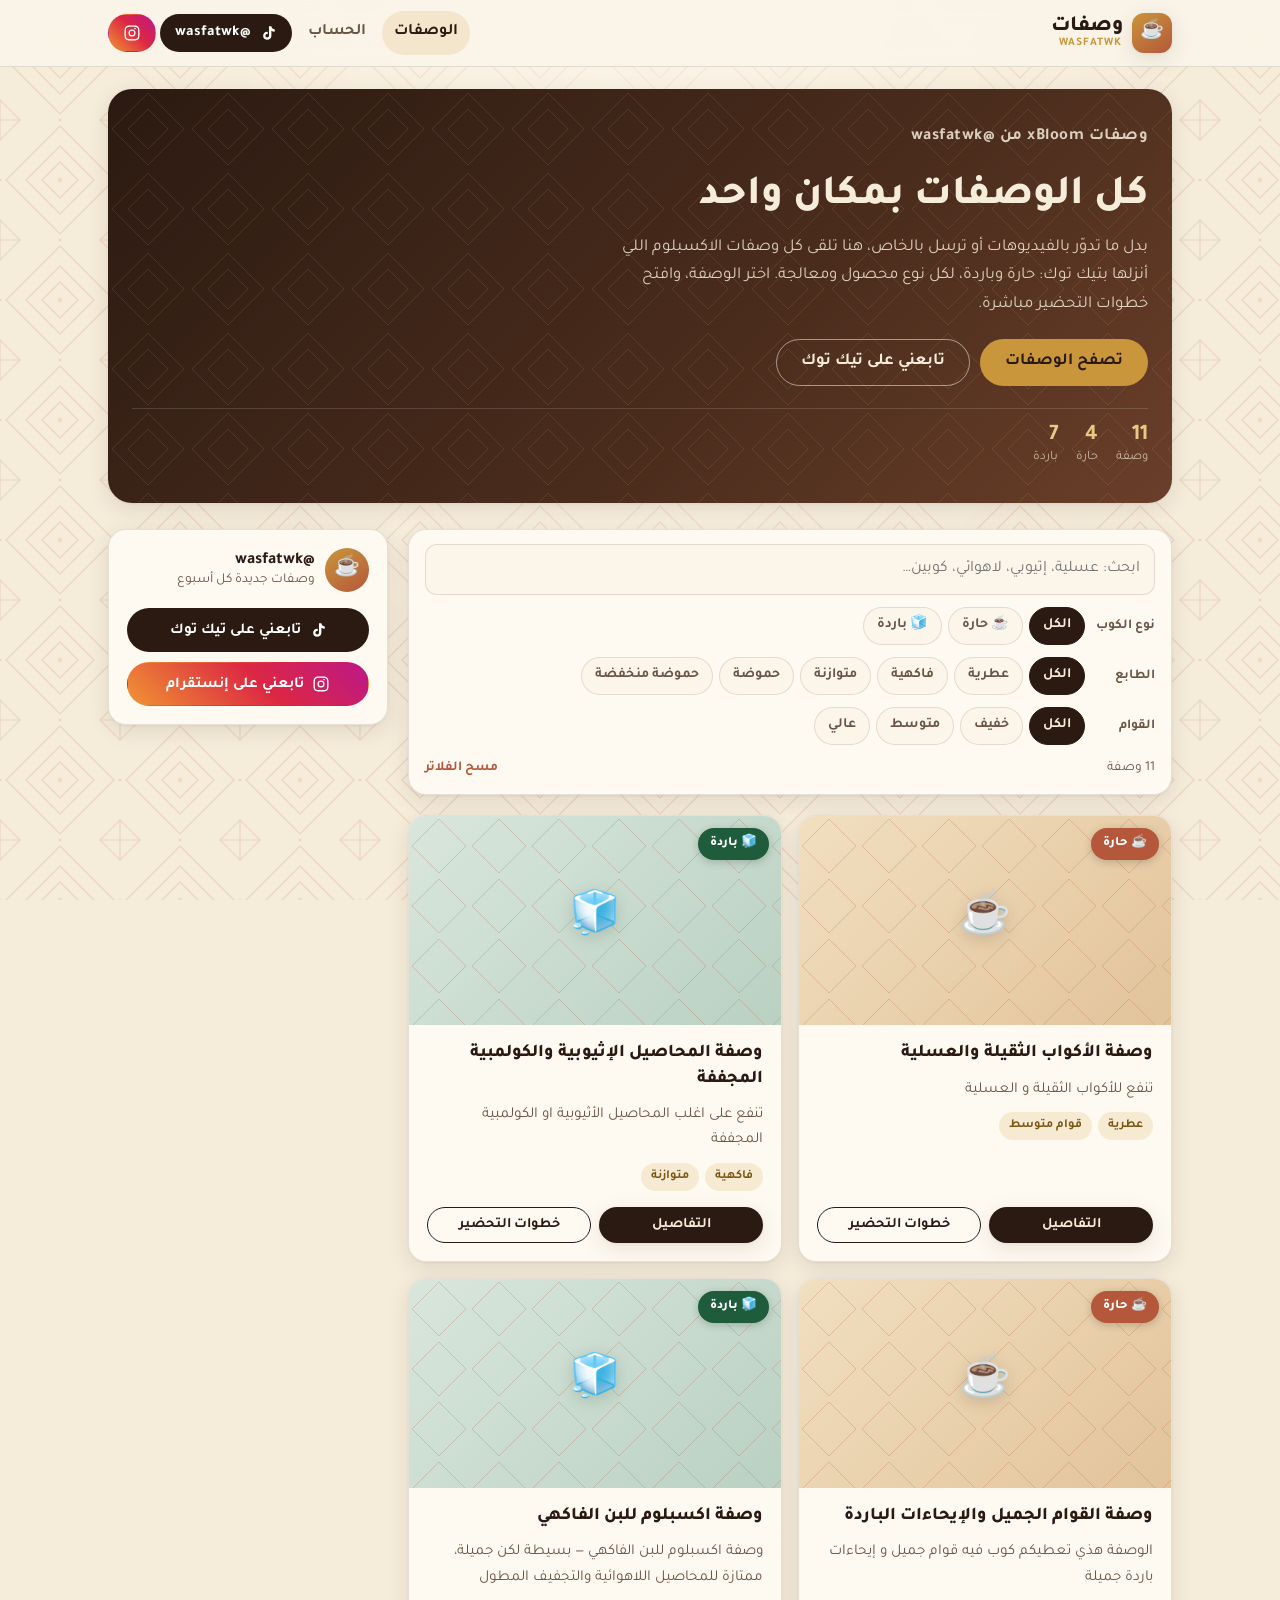
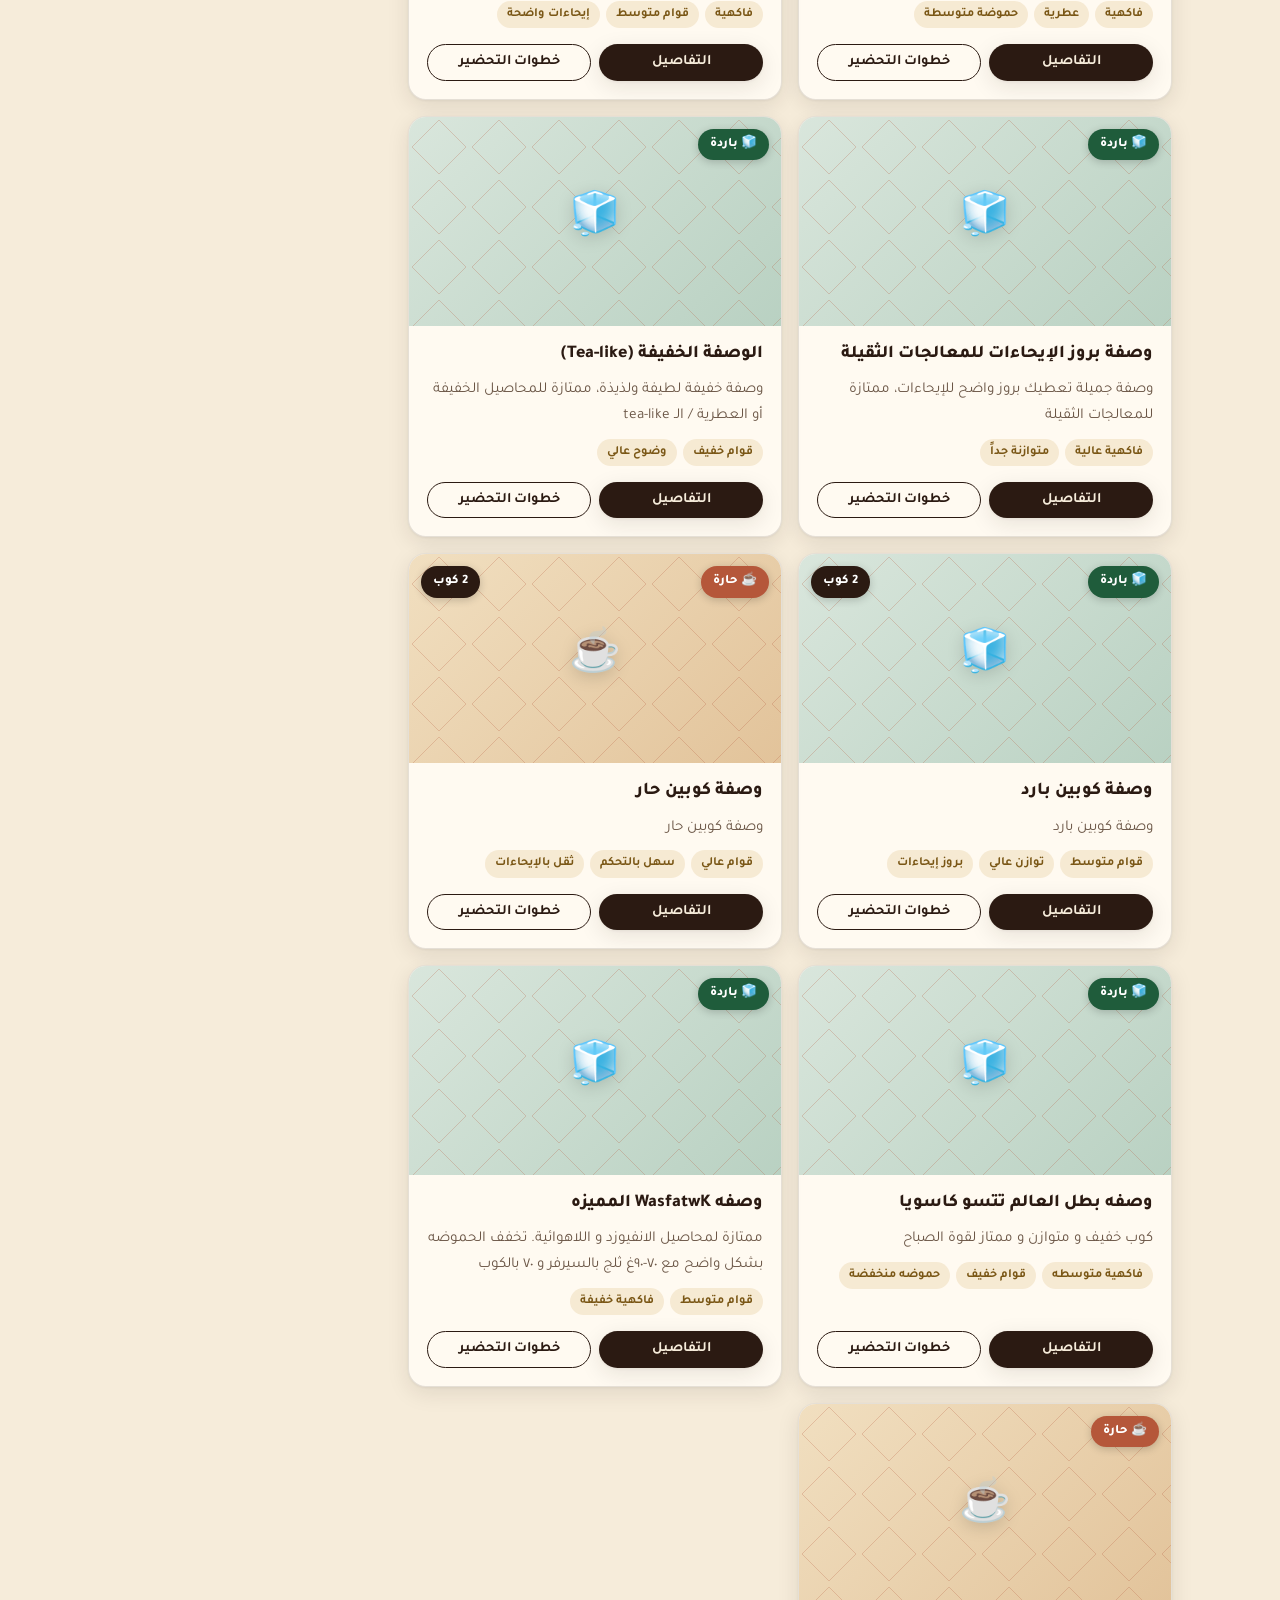
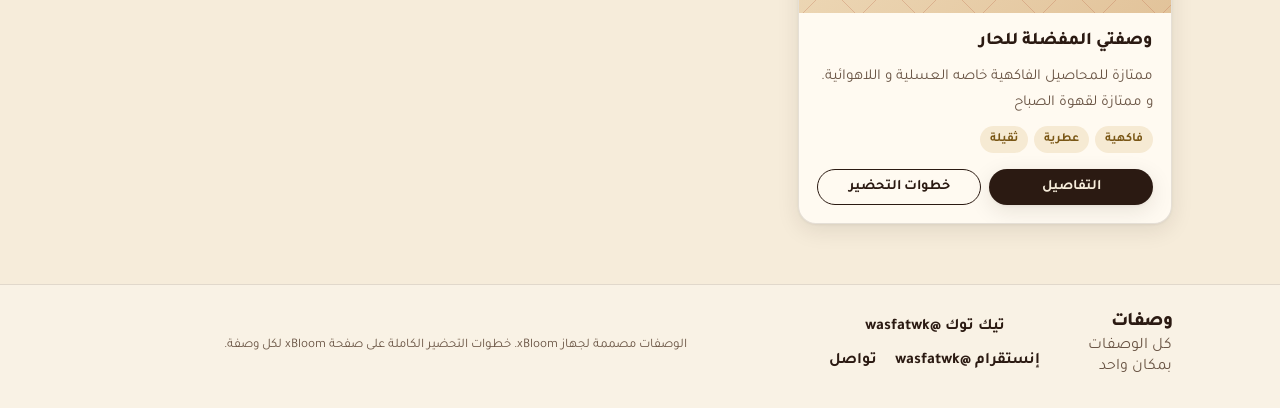
<file: index.html>
<!DOCTYPE html>
<html lang="ar" dir="rtl">
<head>
  <meta charset="UTF-8">
  <meta name="viewport" content="width=device-width, initial-scale=1">
  <meta name="theme-color" content="#2b1a12">

  <!-- ===== SEO ===== -->
  <title>وصفات — WasfatwK | كل وصفات قهوة xBloom بمكان واحد</title>
  <meta name="description" content="وصفات قهوة xBloom من حساب @wasfatwk على تيك توك: وصفات حارة وباردة للمحاصيل الفاكهية والعطرية والثقيلة، كلها بمكان واحد.">
  <meta name="keywords" content="وصفات قهوة, xBloom, اكسبلوم, wasfatwk, قهوة مختصة, وصفات باردة, وصفات حارة, السعودية">
  <meta property="og:type" content="website">
  <meta property="og:title" content="وصفات — WasfatwK | كل وصفات قهوة xBloom بمكان واحد">
  <meta property="og:description" content="وصفات قهوة xBloom من @wasfatwk على تيك توك — كل الوصفات بمكان واحد.">
  <meta property="og:locale" content="ar_SA">
  <link rel="icon" href="assets/favicon.svg" type="image/svg+xml">

  <!-- Arabic web font (Tajawal) -->
  <link rel="preconnect" href="https://fonts.googleapis.com">
  <link rel="preconnect" href="https://fonts.gstatic.com" crossorigin>
  <link href="https://fonts.googleapis.com/css2?family=Tajawal:wght@400;500;700;800&display=swap" rel="stylesheet">

  <link rel="stylesheet" href="assets/style.css">
</head>
<body>

  <!-- ===== Header ===== -->
  <header class="site-header">
    <div class="container header-inner">
      <a href="#/" class="brand" aria-label="الصفحة الرئيسية">
        <!-- If a logo file exists, put it in assets/logo.png and swap this <span> for <img src="assets/logo.png" alt="وصفات"> -->
        <span class="brand-mark" aria-hidden="true">☕</span>
        <span class="brand-text">
          <span class="brand-ar">وصفات</span>
          <span class="brand-en">WasfatwK</span>
        </span>
      </a>
      <nav class="nav" aria-label="التنقل">
        <a href="#/" data-nav="home">الوصفات</a>
        <a href="#/about" data-nav="about">الحساب</a>
        <a class="btn btn-tiktok" href="https://www.tiktok.com/@wasfatwk" target="_blank" rel="noopener" aria-label="تيك توك @wasfatwk">
          <svg class="icon" viewBox="0 0 24 24" aria-hidden="true"><path d="M16.5 3c.4 2.4 2 4 4.5 4.2v3.1c-1.7 0-3.2-.5-4.5-1.4v6.6c0 3.4-2.7 5.5-5.6 5.5C8 21 5.5 18.8 5.5 15.6c0-3.3 2.8-5.6 6.1-5.3v3.2c-1.6-.3-3 .7-3 2.1 0 1.3 1 2.3 2.3 2.3 1.4 0 2.4-1 2.4-2.6V3h3.2z"/></svg>
          <span>@wasfatwk</span>
        </a>
        <a class="btn btn-insta" href="https://www.instagram.com/wasfatwk" target="_blank" rel="noopener" aria-label="إنستقرام @wasfatwk">
          <svg class="icon" viewBox="0 0 24 24" aria-hidden="true"><path d="M12 7.3a4.7 4.7 0 1 0 0 9.4 4.7 4.7 0 0 0 0-9.4zm0 7.7a3 3 0 1 1 0-6 3 3 0 0 1 0 6zm5.1-8.9a1.1 1.1 0 1 1-2.2 0 1.1 1.1 0 0 1 2.2 0zM12 2c-2.7 0-3 0-4.1.1-1.1 0-1.8.2-2.4.5-.7.2-1.2.6-1.8 1.1-.5.6-.9 1.1-1.1 1.8-.3.6-.5 1.3-.5 2.4C2 9 2 9.3 2 12s0 3 .1 4.1c0 1.1.2 1.8.5 2.4.2.7.6 1.2 1.1 1.8.6.5 1.1.9 1.8 1.1.6.3 1.3.5 2.4.5C9 22 9.3 22 12 22s3 0 4.1-.1c1.1 0 1.8-.2 2.4-.5.7-.2 1.2-.6 1.8-1.1.5-.6.9-1.1 1.1-1.8.3-.6.5-1.3.5-2.4.1-1.1.1-1.4.1-4.1s0-3-.1-4.1c0-1.1-.2-1.8-.5-2.4-.2-.7-.6-1.2-1.1-1.8-.6-.5-1.1-.9-1.8-1.1-.6-.3-1.3-.5-2.4-.5C15 2 14.7 2 12 2zm0 1.8c2.7 0 3 0 4 .1 1 0 1.5.2 1.9.3.5.2.8.4 1.1.8.4.3.6.6.8 1.1.1.4.3.9.3 1.9.1 1 .1 1.3.1 4s0 3-.1 4c0 1-.2 1.5-.3 1.9-.2.5-.4.8-.8 1.1-.3.4-.6.6-1.1.8-.4.1-.9.3-1.9.3-1 .1-1.3.1-4 .1s-3 0-4-.1c-1 0-1.5-.2-1.9-.3-.5-.2-.8-.4-1.1-.8-.4-.3-.6-.6-.8-1.1-.1-.4-.3-.9-.3-1.9-.1-1-.1-1.3-.1-4s0-3 .1-4c0-1 .2-1.5.3-1.9.2-.5.4-.8.8-1.1.3-.4.6-.6 1.1-.8.4-.1.9-.3 1.9-.3 1-.1 1.3-.1 4-.1z"/></svg>
        </a>
      </nav>
    </div>
  </header>

  <!-- ===== App root: views are rendered here by assets/app.js ===== -->
  <main id="app" class="container" aria-live="polite">
    <div class="loading">جاري تحميل الوصفات…</div>
  </main>

  <!-- ===== Footer ===== -->
  <footer class="site-footer">
    <div class="container footer-inner">
      <div class="footer-brand">
        <span class="brand-ar">وصفات</span>
        <span class="muted">كل الوصفات بمكان واحد</span>
      </div>
      <div class="footer-links">
        <a href="https://www.tiktok.com/@wasfatwk" target="_blank" rel="noopener">تيك توك @wasfatwk</a>
        <a href="https://www.instagram.com/wasfatwk" target="_blank" rel="noopener">إنستقرام @wasfatwk</a>
        <a href="#/about">تواصل</a>
      </div>
      <p class="footer-note muted">الوصفات مصممة لجهاز xBloom. خطوات التحضير الكاملة على صفحة xBloom لكل وصفة.</p>
    </div>
  </footer>

  <!-- Toast for share/copy feedback -->
  <div id="toast" class="toast" role="status" aria-live="polite"></div>

  <script src="assets/app.js"></script>
</body>
</html>
</file>
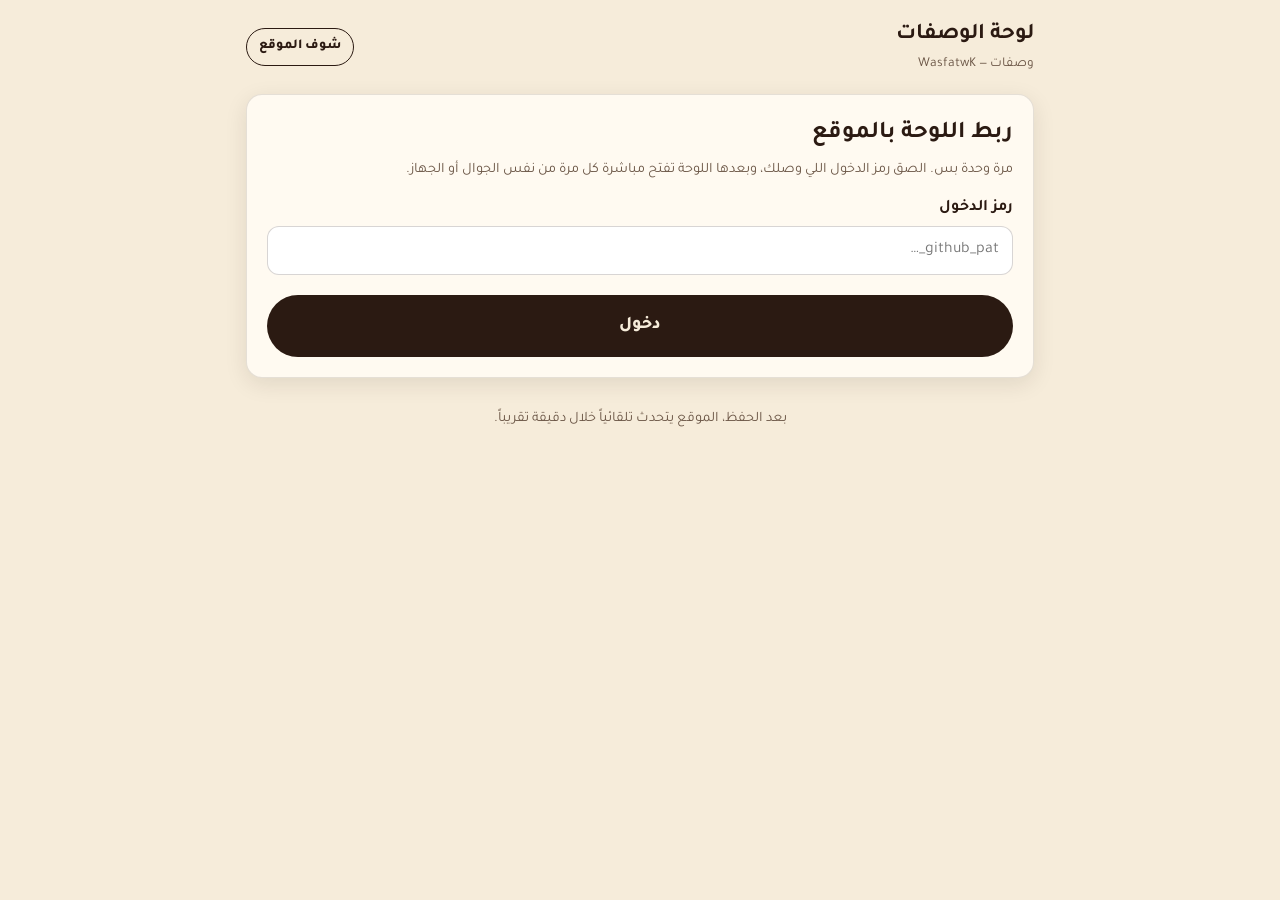
<file: admin/index.html>
<!DOCTYPE html>
<html lang="ar" dir="rtl">
<head>
  <meta charset="UTF-8">
  <meta name="viewport" content="width=device-width, initial-scale=1">
  <meta name="robots" content="noindex, nofollow">
  <title>لوحة الوصفات — وصفات</title>
  <link href="https://fonts.googleapis.com/css2?family=Tajawal:wght@400;500;700;800&display=swap" rel="stylesheet">
  <style>
    /* =====================================================
       Admin portal (no-code). Reads/writes data/recipes.json
       directly in the GitHub repo through the GitHub API, so
       the owner never touches code or files. Not linked from
       the public site; noindex.
       ===================================================== */
    :root { --espresso:#2b1a12; --cream:#f6ecda; --latte:#fbf5ea; --card:#fffaf1; --gold:#c9963b; --terra:#b5573a; --green:#1f5c3b; --ink2:#6b5646; --line:rgba(43,26,18,.12); --r:16px; --shadow:0 6px 22px rgba(43,26,18,.10); }
    * { box-sizing: border-box; }
    body { margin:0; font-family:'Tajawal',sans-serif; background:var(--cream); color:var(--espresso); line-height:1.6; }
    .wrap { max-width: 820px; margin: 0 auto; padding: 18px 16px 60px; }
    header { display:flex; align-items:center; justify-content:space-between; gap:10px; margin-bottom: 18px; }
    header h1 { margin:0; font-size:1.4rem; }
    header .sub { font-size:.85rem; color:var(--ink2); }
    .box { background:var(--card); border:1px solid var(--line); border-radius:var(--r); box-shadow:var(--shadow); padding:20px; }
    .btn { font:inherit; font-weight:800; padding:12px 20px; border-radius:999px; border:1.5px solid transparent; cursor:pointer; display:inline-flex; align-items:center; justify-content:center; gap:8px; text-decoration:none; color:inherit; }
    .btn:disabled { opacity:.5; cursor:wait; }
    .primary { background:var(--espresso); color:var(--cream); }
    .gold { background:var(--gold); color:var(--espresso); }
    .outline { background:transparent; border-color:var(--espresso); }
    .danger { background:transparent; border-color:var(--terra); color:var(--terra); }
    .sm { padding:7px 12px; font-size:.85rem; }
    .big { padding:16px 24px; font-size:1.1rem; width:100%; }
    label { display:block; font-weight:700; margin:14px 0 4px; }
    label small { color:var(--ink2); font-weight:400; }
    input, textarea, select { width:100%; font:inherit; padding:11px 13px; border-radius:12px; border:1.5px solid rgba(43,26,18,.18); background:#fff; }
    input:focus, textarea:focus, select:focus { outline:none; border-color:var(--gold); box-shadow:0 0 0 3px rgba(201,150,59,.2); }
    textarea { min-height:90px; }
    .row { display:grid; grid-template-columns:1fr 1fr; gap:12px; }
    .chips { display:flex; flex-wrap:wrap; gap:8px; }
    .chips label { display:inline-flex; align-items:center; gap:6px; margin:0; padding:7px 13px; border:1.5px solid rgba(43,26,18,.18); border-radius:999px; background:#fff; cursor:pointer; }
    .chips input { width:auto; margin:0; }
    .chips label:has(input:checked) { background:var(--espresso); color:var(--cream); border-color:var(--espresso); }
    .list { display:flex; flex-direction:column; gap:10px; }
    .item { display:flex; align-items:center; gap:12px; background:var(--card); border:1px solid var(--line); border-radius:14px; padding:12px 14px; box-shadow:var(--shadow); }
    .item .thumb { width:56px; height:56px; border-radius:12px; flex:none; display:grid; place-items:center; font-size:1.5rem; background:#efdcc0; overflow:hidden; }
    .item .thumb.cold { background:#cfe0d4; }
    .item .thumb img { width:100%; height:100%; object-fit:cover; }
    .item .info { flex:1; min-width:0; }
    .item .title { font-weight:800; }
    .item .meta { font-size:.82rem; color:var(--ink2); white-space:nowrap; overflow:hidden; text-overflow:ellipsis; }
    .badge { font-size:.75rem; font-weight:800; color:#fff; padding:2px 9px; border-radius:999px; }
    .badge.hot { background:var(--terra); } .badge.cold { background:var(--green); }
    .item .acts { display:flex; gap:6px; flex-wrap:wrap; justify-content:flex-end; }
    .iconbtn { font:inherit; border:1.5px solid var(--line); background:#fff; border-radius:10px; width:36px; height:36px; cursor:pointer; font-weight:800; }
    .iconbtn:hover { border-color:var(--gold); }
    .status { margin:12px 0; padding:12px 16px; border-radius:12px; font-weight:700; display:none; }
    .status.ok { display:block; background:rgba(31,92,59,.12); color:var(--green); }
    .status.err { display:block; background:rgba(181,87,58,.12); color:var(--terra); }
    .status.info { display:block; background:rgba(201,150,59,.14); color:#7a5716; }
    .steps { background:var(--latte); border-radius:12px; padding:12px 16px; font-size:.95rem; }
    .steps ol { margin:6px 0 0; padding-inline-start:20px; }
    .topbar { display:flex; gap:10px; flex-wrap:wrap; margin-bottom:16px; }
    .topbar .btn { flex:1; }
    .img-preview { margin-top:8px; width:100%; max-height:200px; object-fit:cover; border-radius:12px; display:none; }
    .hidden { display:none !important; }
    .footer-actions { display:flex; gap:10px; margin-top:20px; flex-wrap:wrap; }
    .footer-actions .btn { flex:1; }
    .muted { color:var(--ink2); font-size:.9rem; }
    .link { background:none; border:0; font:inherit; color:var(--terra); font-weight:700; cursor:pointer; padding:0; }
    @media (max-width:520px) { .row { grid-template-columns:1fr; } .item { flex-wrap:wrap; } .item .acts { width:100%; } }
  </style>
</head>
<body>
<div class="wrap">

  <header>
    <div>
      <h1>لوحة الوصفات</h1>
      <div class="sub">وصفات — WasfatwK</div>
    </div>
    <div style="display:flex;gap:8px">
      <a class="btn outline sm" href="../" target="_blank" rel="noopener">شوف الموقع</a>
      <button class="btn outline sm hidden" id="logout" type="button">خروج</button>
    </div>
  </header>

  <div class="status" id="status"></div>

  <!-- ========== Screen 1: Connect (one-time) ========== -->
  <section class="box" id="connect">
    <h2 style="margin:0 0 6px">ربط اللوحة بالموقع</h2>
    <p class="muted" style="margin:0 0 12px">مرة وحدة بس. الصق رمز الدخول اللي وصلك، وبعدها اللوحة تفتح مباشرة كل مرة من نفس الجوال أو الجهاز.</p>
    <div id="repoFields">
      <div class="row">
        <div><label>حساب GitHub <small>(owner)</small></label><input id="c_owner" placeholder="username"></div>
        <div><label>اسم المستودع <small>(repo)</small></label><input id="c_repo" placeholder="wasfatwk"></div>
      </div>
      <label>الفرع <small>(branch)</small></label><input id="c_branch" value="main">
    </div>
    <label>رمز الدخول</label>
    <input id="c_token" type="password" placeholder="github_pat_…" autocomplete="off">
    <div class="footer-actions">
      <button class="btn primary big" id="connectBtn" type="button">دخول</button>
    </div>
  </section>

  <!-- ========== Screen 2: Recipe list ========== -->
  <section id="listScreen" class="hidden">
    <div class="topbar">
      <button class="btn gold big" id="addBtn" type="button">＋ وصفة جديدة</button>
    </div>
    <p class="muted" id="countLine"></p>
    <div class="list" id="list"></div>
  </section>

  <!-- ========== Screen 3: Add / Edit form ========== -->
  <section id="formScreen" class="box hidden">
    <h2 id="formTitle" style="margin:0 0 4px">وصفة جديدة</h2>
    <p class="muted" style="margin:0">عبّي اللي تعرفه وخل الباقي فاضي. الحقول اللي عليها * لازم تتعبى.</p>
    <form id="form">
      <input type="hidden" id="f_id">

      <label>اسم الوصفة *</label>
      <input id="f_title" required placeholder="مثال: وصفة الأكواب الثقيلة والعسلية">

      <label>رابط الوصفة من xBloom *</label>
      <input id="f_source" type="url" required placeholder="https://share-h5.xbloom.com/?id=…">

      <div class="row">
        <div>
          <label>نوع الكوب *</label>
          <select id="f_temp"><option>حارة</option><option>باردة</option></select>
        </div>
        <div>
          <label>عدد الأكواب</label>
          <select id="f_servings"><option value="1">كوب واحد</option><option value="2">كوبين</option><option value="3">٣ أكواب</option><option value="4">٤ أكواب</option></select>
        </div>
      </div>

      <label>الوصف *</label>
      <textarea id="f_desc" required placeholder="مثال: تنفع للأكواب الثقيلة و العسلية"></textarea>

      <label>الوسوم <small>— اكتبها مثل تيك توك وافصل بينها بـ / </small></label>
      <input id="f_tags" placeholder="فاكهية / قوام متوسط / إيحاءات واضحة">

      <label>الطابع <small>(عشان الفلتر — اختر اللي يناسب)</small></label>
      <div class="chips" id="f_chars"></div>
      <input id="f_charExtra" placeholder="طابع ثاني مو موجود فوق؟ اكتبه هنا" style="margin-top:8px">

      <label>القوام <small>(عشان الفلتر)</small></label>
      <select id="f_body"><option value="">ما أبي أحدد</option><option>خفيف</option><option>متوسط</option><option>عالي</option></select>

      <label>تنفع لأي محاصيل؟ <small>(اختياري)</small></label>
      <input id="f_best" placeholder="مثال: المحاصيل ذات المعالجة العسلية أو الثقيلة">

      <label>رابط فيديو تيك توك <small>(اختياري)</small></label>
      <input id="f_tiktok" type="url" placeholder="https://www.tiktok.com/@wasfatwk/video/…">

      <label>صورة الوصفة <small>(اختياري — من الاستوديو مباشرة)</small></label>
      <input id="f_imageFile" type="file" accept="image/*">
      <img id="f_imagePreview" class="img-preview" alt="">
      <p class="muted" id="f_imageNote" style="margin:6px 0 0"></p>
      <button type="button" class="link hidden" id="removeImage">حذف الصورة</button>

      <div class="footer-actions">
        <button class="btn primary big" type="submit" id="saveBtn">حفظ ونشر</button>
        <button class="btn outline" type="button" id="cancelBtn">رجوع</button>
      </div>
    </form>
  </section>

  <p class="muted" style="text-align:center;margin-top:30px">بعد الحفظ، الموقع يتحدث تلقائياً خلال دقيقة تقريباً.</p>
</div>

<script>
/* ---------------------------------------------------------
   CONFIG — fill these in once so the owner only pastes a token.
   Leave empty to make the connect screen ask for them.
   --------------------------------------------------------- */
const SITE = { owner: 'Mosabhavi', repo: 'wasfatwk', branch: 'main' };

const DATA_PATH = 'data/recipes.json';
const IMG_DIR = 'assets/img';
const STANDARD_CHARS = ['فاكهية', 'متوازنة', 'عطرية', 'حموضة', 'شوكولاتية'];
const LS_KEY = 'wasfatwk_admin';

/* ---------- State ---------- */
let cfg = null;           // {owner, repo, branch, token}
let doc = null;           // full parsed recipes.json
let sha = null;           // sha of recipes.json (needed to update)
let pendingImage = null;  // {file, name} chosen in the form
let editingId = null;

const $ = (id) => document.getElementById(id);
const statusEl = $('status');
function status(msg, kind = 'info') { statusEl.textContent = msg; statusEl.className = 'status ' + kind; if (kind === 'ok') setTimeout(() => statusEl.className = 'status', 4000); }
function show(id) { ['connect', 'listScreen', 'formScreen'].forEach((s) => $(s).classList.toggle('hidden', s !== id)); window.scrollTo(0, 0); }

/* ---------- UTF-8 safe base64 ---------- */
function b64encode(str) { const bytes = new TextEncoder().encode(str); let bin = ''; bytes.forEach((b) => bin += String.fromCharCode(b)); return btoa(bin); }
function b64decode(b64) { const bin = atob(b64.replace(/\n/g, '')); return new TextDecoder().decode(Uint8Array.from(bin, (c) => c.charCodeAt(0))); }
function fileToB64(file) { return new Promise((res, rej) => { const r = new FileReader(); r.onload = () => res(r.result.split(',')[1]); r.onerror = rej; r.readAsDataURL(file); }); }

/* ---------- GitHub API ---------- */
function api(path, opts = {}) {
  return fetch(`https://api.github.com/repos/${cfg.owner}/${cfg.repo}/contents/${path}`, {
    ...opts,
    headers: { Authorization: `Bearer ${cfg.token}`, Accept: 'application/vnd.github+json', 'Content-Type': 'application/json', ...(opts.headers || {}) },
  });
}
async function readData() {
  const res = await api(`${DATA_PATH}?ref=${cfg.branch}&t=${Date.now()}`);
  if (res.status === 401) throw new Error('رمز الدخول غير صحيح أو انتهى. اطلب رمز جديد.');
  if (res.status === 404) throw new Error('ما لقيت ملف الوصفات. تأكد من اسم الحساب والمستودع.');
  if (!res.ok) throw new Error('تعذر الاتصال بـ GitHub (' + res.status + ')');
  const j = await res.json();
  sha = j.sha;
  doc = JSON.parse(b64decode(j.content));
  if (!Array.isArray(doc.recipes)) doc.recipes = [];
}
async function writeData(message) {
  const content = b64encode(JSON.stringify(doc, null, 2) + '\n');
  const res = await api(DATA_PATH, { method: 'PUT', body: JSON.stringify({ message, content, sha, branch: cfg.branch }) });
  if (res.status === 409) throw new Error('صار تعديل ثاني بنفس الوقت. حدّث الصفحة وجرّب مرة ثانية.');
  if (!res.ok) throw new Error('ما قدرت أحفظ (' + res.status + '). جرّب مرة ثانية.');
  sha = (await res.json()).content.sha;
}
async function uploadImage(file, name) {
  const path = `${IMG_DIR}/${name}`;
  // If the file exists we need its sha to overwrite
  let existing = null;
  const probe = await api(`${path}?ref=${cfg.branch}`);
  if (probe.ok) existing = (await probe.json()).sha;
  const res = await api(path, { method: 'PUT', body: JSON.stringify({ message: `صورة: ${name}`, content: await fileToB64(file), branch: cfg.branch, ...(existing ? { sha: existing } : {}) }) });
  if (!res.ok) throw new Error('ما قدرت أرفع الصورة (' + res.status + ')');
  return path;
}
function rawUrl(path) { return `https://raw.githubusercontent.com/${cfg.owner}/${cfg.repo}/${cfg.branch}/${path}`; }

/* ---------- Connect ---------- */
function loadCfg() { try { return JSON.parse(localStorage.getItem(LS_KEY)); } catch { return null; } }
function initConnect() {
  const saved = loadCfg();
  if (SITE.owner && SITE.repo) { $('repoFields').classList.add('hidden'); }
  $('c_owner').value = saved?.owner || SITE.owner; $('c_repo').value = saved?.repo || SITE.repo; $('c_branch').value = saved?.branch || SITE.branch || 'main';
  if (saved?.token) { cfg = saved; boot(); } else show('connect');
}
$('connectBtn').addEventListener('click', async () => {
  cfg = { owner: $('c_owner').value.trim(), repo: $('c_repo').value.trim(), branch: $('c_branch').value.trim() || 'main', token: $('c_token').value.trim() };
  if (!cfg.owner || !cfg.repo || !cfg.token) return status('عبّي كل الحقول أولاً.', 'err');
  $('connectBtn').disabled = true;
  try { await readData(); localStorage.setItem(LS_KEY, JSON.stringify(cfg)); status('تم الربط بنجاح', 'ok'); renderList(); show('listScreen'); $('logout').classList.remove('hidden'); }
  catch (e) { status(e.message, 'err'); }
  $('connectBtn').disabled = false;
});
$('logout').addEventListener('click', () => { localStorage.removeItem(LS_KEY); location.reload(); });

async function boot() {
  status('جاري تحميل الوصفات…');
  try { await readData(); statusEl.className = 'status'; renderList(); show('listScreen'); $('logout').classList.remove('hidden'); }
  catch (e) { status(e.message, 'err'); show('connect'); }
}

/* ---------- List ---------- */
function sorted() { return [...doc.recipes].sort((a, b) => (a.order ?? 999) - (b.order ?? 999)); }
function renderList() {
  const list = sorted();
  $('countLine').textContent = list.length ? `${list.length} وصفة على الموقع — اسحب الترتيب بالأسهم` : 'ما فيه وصفات بعد. أضف أول وصفة!';
  $('list').innerHTML = list.map((r, i) => {
    const cold = r.temperature === 'باردة';
    const thumb = r.image ? `<img src="${rawUrl(r.image)}" alt="">` : (cold ? '🧊' : '☕');
    return `<div class="item">
      <div class="thumb ${cold ? 'cold' : ''}">${thumb}</div>
      <div class="info">
        <div class="title">${esc(r.title_ar)} <span class="badge ${cold ? 'cold' : 'hot'}">${esc(r.temperature)}</span></div>
        <div class="meta">${esc((r.flavor_profile || []).join(' / ')) || esc(r.description_ar)}</div>
      </div>
      <div class="acts">
        <button class="iconbtn" title="فوق" data-act="up" data-id="${esc(r.id)}" ${i === 0 ? 'disabled' : ''}>↑</button>
        <button class="iconbtn" title="تحت" data-act="down" data-id="${esc(r.id)}" ${i === list.length - 1 ? 'disabled' : ''}>↓</button>
        <button class="btn outline sm" data-act="edit" data-id="${esc(r.id)}">تعديل</button>
        <button class="btn danger sm" data-act="del" data-id="${esc(r.id)}">حذف</button>
      </div>
    </div>`;
  }).join('');
}
$('list').addEventListener('click', async (e) => {
  const b = e.target.closest('button[data-act]'); if (!b) return;
  const id = b.dataset.id, act = b.dataset.act;
  const r = doc.recipes.find((x) => x.id === id);
  if (act === 'edit') return openForm(r);
  if (act === 'del') {
    if (!confirm(`حذف «${r.title_ar}» من الموقع؟`)) return;
    doc.recipes = doc.recipes.filter((x) => x.id !== id);
    return commit(`حذف وصفة: ${r.title_ar}`);
  }
  if (act === 'up' || act === 'down') {
    const list = sorted(); const i = list.findIndex((x) => x.id === id); const j = act === 'up' ? i - 1 : i + 1;
    if (j < 0 || j >= list.length) return;
    [list[i], list[j]] = [list[j], list[i]];
    list.forEach((x, k) => x.order = k + 1);
    return commit(`ترتيب الوصفات`);
  }
});

async function commit(message) {
  status('جاري الحفظ…');
  document.querySelectorAll('button').forEach((b) => b.disabled = true);
  try { await writeData(message); status('تم الحفظ ✓ الموقع يتحدث خلال دقيقة', 'ok'); }
  catch (e) { status(e.message, 'err'); await readData().catch(() => {}); }
  document.querySelectorAll('button').forEach((b) => b.disabled = false);
  renderList(); show('listScreen');
}

/* ---------- Form ---------- */
function esc(s) { return String(s ?? '').replace(/[&<>"']/g, (c) => ({ '&': '&amp;', '<': '&lt;', '>': '&gt;', '"': '&quot;', "'": '&#39;' }[c])); }
function renderChars(selected = []) {
  const all = [...new Set([...STANDARD_CHARS, ...doc.recipes.flatMap((r) => r.character || [])])];
  $('f_chars').innerHTML = all.map((c) => `<label><input type="checkbox" value="${esc(c)}" ${selected.includes(c) ? 'checked' : ''}>${esc(c)}</label>`).join('');
}
function openForm(r = null) {
  editingId = r ? r.id : null; pendingImage = null;
  $('formTitle').textContent = r ? 'تعديل الوصفة' : 'وصفة جديدة';
  $('f_id').value = r?.id || '';
  $('f_title').value = r?.title_ar || '';
  $('f_source').value = r?.source_url || '';
  $('f_temp').value = r?.temperature || 'حارة';
  $('f_servings').value = String(r?.servings || 1);
  $('f_desc').value = r?.description_ar || '';
  $('f_tags').value = (r?.flavor_profile || []).join(' / ');
  renderChars(r?.character || []);
  $('f_charExtra').value = '';
  $('f_body').value = r?.body || '';
  $('f_best').value = r?.best_for || '';
  $('f_tiktok').value = r?.tiktok_url || '';
  $('f_imageFile').value = '';
  const prev = $('f_imagePreview');
  if (r?.image) { prev.src = rawUrl(r.image); prev.style.display = 'block'; $('f_imageNote').textContent = 'الصورة الحالية'; $('removeImage').classList.remove('hidden'); }
  else { prev.style.display = 'none'; $('f_imageNote').textContent = ''; $('removeImage').classList.add('hidden'); }
  $('form').dataset.removeImage = '';
  show('formScreen');
}
$('f_imageFile').addEventListener('change', (e) => {
  const f = e.target.files[0]; if (!f) return;
  if (f.size > 4 * 1024 * 1024) { status('الصورة كبيرة (أكثر من 4MB). صغّرها وجرّب.', 'err'); e.target.value = ''; return; }
  pendingImage = f; const prev = $('f_imagePreview'); prev.src = URL.createObjectURL(f); prev.style.display = 'block';
  $('f_imageNote').textContent = 'الصورة الجديدة (تنرفع عند الحفظ)'; $('form').dataset.removeImage = '';
});
$('removeImage').addEventListener('click', () => { pendingImage = null; $('f_imagePreview').style.display = 'none'; $('f_imageNote').textContent = 'بتنحذف الصورة عند الحفظ'; $('form').dataset.removeImage = '1'; });
$('addBtn').addEventListener('click', () => openForm(null));
$('cancelBtn').addEventListener('click', () => show('listScreen'));

function nextId() { let n = doc.recipes.length + 1; while (doc.recipes.some((r) => r.id === `recipe-${String(n).padStart(2, '0')}`)) n++; return `recipe-${String(n).padStart(2, '0')}`; }

$('form').addEventListener('submit', async (e) => {
  e.preventDefault();
  const id = editingId || nextId();
  const existing = doc.recipes.find((r) => r.id === id);
  const character = [...$('f_chars').querySelectorAll('input:checked')].map((i) => i.value)
    .concat($('f_charExtra').value.split(/[,،/]/).map((s) => s.trim()).filter(Boolean));
  const rec = {
    id,
    title_ar: $('f_title').value.trim(),
    temperature: $('f_temp').value,
    character,
    body: $('f_body').value || null,
    flavor_profile: $('f_tags').value.split('/').map((s) => s.trim()).filter(Boolean),
    description_ar: $('f_desc').value.trim(),
    best_for: $('f_best').value.trim() || null,
    servings: Number($('f_servings').value) || 1,
    source_url: $('f_source').value.trim(),
    tiktok_url: $('f_tiktok').value.trim() || null,
    image: existing?.image || null,
    order: existing?.order ?? (Math.max(0, ...doc.recipes.map((r) => r.order || 0)) + 1),
  };
  if ($('form').dataset.removeImage === '1') rec.image = null;

  $('saveBtn').disabled = true;
  try {
    if (pendingImage) {
      status('جاري رفع الصورة…');
      const ext = (pendingImage.name.split('.').pop() || 'jpg').toLowerCase().replace(/[^a-z0-9]/g, '') || 'jpg';
      rec.image = await uploadImage(pendingImage, `${id}.${ext}`);
    }
    if (existing) Object.assign(existing, rec); else doc.recipes.push(rec);
    await commit(existing ? `تعديل وصفة: ${rec.title_ar}` : `وصفة جديدة: ${rec.title_ar}`);
  } catch (err) { status(err.message, 'err'); }
  $('saveBtn').disabled = false;
});

initConnect();
</script>
</body>
</html>
</file>
<file: assets/style.css>
/* =========================================================
   وصفات — WasfatwK  |  Stylesheet
   Modern/Cozy: warm earth palette + subtle Saudi-rug texture
   Mobile-first; RTL by default (html[dir="rtl"])
   ========================================================= */

:root {
  /* Palette */
  --espresso: #2b1a12;
  --espresso-2: #3d2618;
  --cream: #f6ecda;
  --latte: #fbf5ea;
  --card: #fffaf1;
  --gold: #c9963b;
  --gold-soft: #e7c987;
  --terracotta: #b5573a;
  --green: #1f5c3b;
  --ink: #2b1a12;
  --ink-2: #6b5646;
  --line: rgba(43, 26, 18, .12);

  /* Layout */
  --radius: 18px;
  --radius-sm: 12px;
  --shadow: 0 6px 22px rgba(43, 26, 18, .10), 0 1px 3px rgba(43, 26, 18, .06);
  --shadow-hover: 0 14px 32px rgba(43, 26, 18, .16);
  --container: 1100px;
  --font: 'Tajawal', 'IBM Plex Sans Arabic', 'Segoe UI', Tahoma, sans-serif;
}

* { box-sizing: border-box; }
html { scroll-behavior: smooth; }

body {
  margin: 0;
  font-family: var(--font);
  color: var(--ink);
  background-color: var(--cream);
  line-height: 1.7;
  min-height: 100vh;
  display: flex;
  flex-direction: column;
  -webkit-font-smoothing: antialiased;
}

/* ---------- Rug-inspired background texture ----------
   A repeating geometric tile (diamond + star lattice) in terracotta/gold,
   kept at very low opacity so it reads as texture, not decoration.  */
body::before {
  content: "";
  position: fixed;
  inset: 0;
  z-index: -1;
  pointer-events: none;
  background-color: var(--cream);
  background-image:
    url("data:image/svg+xml,%3Csvg xmlns='http://www.w3.org/2000/svg' width='120' height='120' viewBox='0 0 120 120'%3E%3Cg fill='none' stroke='%23b5573a' stroke-width='1.2'%3E%3Cpath d='M60 6 L114 60 L60 114 L6 60 Z'/%3E%3Cpath d='M60 26 L94 60 L60 94 L26 60 Z'/%3E%3Cpath d='M60 42 L78 60 L60 78 L42 60 Z'/%3E%3Cpath d='M0 0 L20 0 L0 20 Z M120 0 L100 0 L120 20 Z M0 120 L20 120 L0 100 Z M120 120 L100 120 L120 100 Z'/%3E%3C/g%3E%3Cg fill='%23c9963b'%3E%3Ccircle cx='60' cy='60' r='2.4'/%3E%3Ccircle cx='0' cy='60' r='1.6'/%3E%3Ccircle cx='120' cy='60' r='1.6'/%3E%3Ccircle cx='60' cy='0' r='1.6'/%3E%3Ccircle cx='60' cy='120' r='1.6'/%3E%3C/g%3E%3C/svg%3E");
  background-size: 120px 120px;
  opacity: .16;
}
/* Warm vignette so the pattern fades under content */
body::after {
  content: "";
  position: fixed;
  inset: 0;
  z-index: -1;
  pointer-events: none;
  background: radial-gradient(ellipse at 50% 0%, rgba(255,250,241,.55), rgba(246,236,218,0) 60%);
}

a { color: inherit; text-decoration: none; }
img { max-width: 100%; display: block; }
.muted { color: var(--ink-2); }
.container { width: 100%; max-width: var(--container); margin: 0 auto; padding: 0 18px; }
.visually-hidden { position: absolute; width: 1px; height: 1px; overflow: hidden; clip: rect(0 0 0 0); }

/* ---------- Buttons ---------- */
.btn {
  display: inline-flex; align-items: center; gap: 8px;
  padding: 10px 18px; border-radius: 999px;
  font-weight: 700; font-size: .95rem; line-height: 1;
  border: 1.5px solid transparent; cursor: pointer;
  transition: transform .15s ease, box-shadow .15s ease, background .15s ease;
  font-family: inherit;
}
.btn:active { transform: translateY(1px); }
.btn-primary { background: var(--espresso); color: var(--cream); box-shadow: var(--shadow); }
.btn-primary:hover { background: var(--espresso-2); box-shadow: var(--shadow-hover); }
.btn-outline { background: transparent; color: var(--espresso); border-color: var(--espresso); }
.btn-outline:hover { background: rgba(43,26,18,.06); }
.btn-gold { background: var(--gold); color: var(--espresso); }
.btn-gold:hover { background: #d7a64d; }
.btn-tiktok { background: var(--espresso); color: #fff; padding: 9px 14px; }
.btn-tiktok:hover { background: #000; }
.btn-insta { background: linear-gradient(45deg, #f09433, #dc2743 55%, #bc1888); color: #fff; padding: 9px 14px; }
.btn-insta:hover { filter: brightness(1.08); }
.btn-lg { padding: 14px 24px; font-size: 1.05rem; }

/* ---------- Home layout: content + "follow me" aside ---------- */
.home-layout { display: grid; grid-template-columns: 1fr; gap: 20px; align-items: start; }
@media (min-width: 940px) {
  .home-layout { grid-template-columns: 1fr 280px; }
  .home-layout .grid { grid-template-columns: repeat(2, 1fr); }
  .follow { position: sticky; top: 84px; }
}
.follow {
  background: var(--card); border: 1px solid var(--line); border-radius: var(--radius);
  box-shadow: var(--shadow); padding: 18px; display: flex; flex-direction: column; gap: 10px;
}
.follow .btn { justify-content: center; padding: 12px 16px; }
.follow-head { display: flex; align-items: center; gap: 10px; margin-bottom: 6px; }
.follow-head div { display: flex; flex-direction: column; line-height: 1.3; }
.follow-head b { font-size: 1.05rem; }
.follow-head .muted { font-size: .85rem; }
.follow-avatar {
  width: 44px; height: 44px; border-radius: 50%; display: grid; place-items: center; font-size: 1.3rem;
  background: linear-gradient(145deg, var(--gold), var(--terracotta)); color: #fff; flex: none;
}
.follow.compact { box-shadow: none; border: 0; padding: 0; margin: 0 auto 10px; max-width: 360px; }
.follow.compact .follow-head { display: none; }
.icon { width: 18px; height: 18px; fill: currentColor; flex: none; }

/* ---------- Header ---------- */
.site-header {
  position: sticky; top: 0; z-index: 20;
  background: rgba(251,245,234,.88);
  backdrop-filter: blur(10px);
  border-bottom: 1px solid var(--line);
}
.header-inner { display: flex; align-items: center; justify-content: space-between; gap: 12px; height: 66px; }
.brand { display: flex; align-items: center; gap: 10px; }
.brand-mark {
  width: 40px; height: 40px; border-radius: 12px; display: grid; place-items: center;
  background: linear-gradient(145deg, var(--gold), var(--terracotta));
  color: #fff; font-size: 1.2rem; box-shadow: var(--shadow);
}
.brand-text { display: flex; flex-direction: column; line-height: 1.05; }
.brand-ar { font-weight: 800; font-size: 1.35rem; letter-spacing: -.5px; }
.brand-en { font-size: .72rem; color: var(--gold); font-weight: 700; letter-spacing: 1px; text-transform: uppercase; }
.nav { display: flex; align-items: center; gap: 4px; }
.nav a[data-nav] { padding: 8px 12px; border-radius: 999px; font-weight: 700; color: var(--ink-2); }
.nav a[data-nav]:hover, .nav a[data-nav].active { color: var(--espresso); background: rgba(201,150,59,.16); }
.nav .btn-tiktok span { display: none; }
@media (min-width: 560px) { .nav .btn-tiktok span { display: inline; } }

/* ---------- Main / Loading ---------- */
#app { flex: 1; padding-top: 22px; padding-bottom: 60px; }
.loading, .empty { text-align: center; color: var(--ink-2); padding: 60px 0; }
.empty strong { display: block; color: var(--ink); font-size: 1.1rem; margin-bottom: 6px; }

/* ---------- Hero ---------- */
.hero {
  position: relative; overflow: hidden;
  background: linear-gradient(135deg, var(--espresso) 0%, #4a2c1c 60%, #6a3f2a 100%);
  color: var(--cream);
  border-radius: 24px; padding: 34px 24px;
  box-shadow: var(--shadow);
  margin-bottom: 26px;
}
/* gold rug-pattern echo inside hero */
.hero::before {
  content: ""; position: absolute; inset: 0; opacity: .12; pointer-events: none;
  background-image: url("data:image/svg+xml,%3Csvg xmlns='http://www.w3.org/2000/svg' width='80' height='80' viewBox='0 0 80 80'%3E%3Cg fill='none' stroke='%23e7c987' stroke-width='1'%3E%3Cpath d='M40 4 L76 40 L40 76 L4 40 Z'/%3E%3Cpath d='M40 20 L60 40 L40 60 L20 40 Z'/%3E%3C/g%3E%3C/svg%3E");
  background-size: 80px 80px;
}
.hero > * { position: relative; }
.hero-kicker { color: var(--gold-soft); font-weight: 700; font-size: .9rem; margin: 0 0 6px; letter-spacing: .5px; }
.hero h1 { font-size: clamp(1.7rem, 5vw, 2.6rem); font-weight: 800; margin: 0 0 10px; line-height: 1.25; }
.hero p { margin: 0 0 20px; color: rgba(246,236,218,.85); max-width: 560px; font-size: 1.05rem; }
.hero-actions { display: flex; flex-wrap: wrap; gap: 10px; }
.hero-stats { display: flex; gap: 18px; margin-top: 22px; padding-top: 16px; border-top: 1px solid rgba(255,255,255,.14); }
.hero-stats div { display: flex; flex-direction: column; }
.hero-stats b { font-size: 1.4rem; line-height: 1; color: var(--gold-soft); }
.hero-stats span { font-size: .8rem; color: rgba(246,236,218,.7); }

/* ---------- Filters ---------- */
.filters {
  background: var(--card); border: 1px solid var(--line); border-radius: var(--radius);
  box-shadow: var(--shadow); padding: 14px 16px; margin-bottom: 20px;
  display: flex; flex-direction: column; gap: 12px;
}
.search-row { display: flex; gap: 8px; }
.search {
  flex: 1; font: inherit; padding: 11px 14px; border-radius: var(--radius-sm);
  border: 1.5px solid var(--line); background: var(--latte); color: var(--ink); outline: none;
}
.search:focus { border-color: var(--gold); box-shadow: 0 0 0 3px rgba(201,150,59,.2); }
.filter-group { display: flex; flex-wrap: wrap; align-items: center; gap: 6px; }
.filter-label { font-size: .85rem; font-weight: 700; color: var(--ink-2); margin-inline-end: 4px; min-width: 60px; }
.chip {
  font: inherit; font-size: .88rem; font-weight: 700; cursor: pointer;
  padding: 6px 13px; border-radius: 999px; border: 1.5px solid var(--line);
  background: var(--latte); color: var(--ink-2); transition: all .15s ease;
}
.chip:hover { border-color: var(--gold); color: var(--ink); }
.chip.active { background: var(--espresso); border-color: var(--espresso); color: var(--cream); }
.chip.active.hot { background: var(--terracotta); border-color: var(--terracotta); }
.chip.active.cold { background: var(--green); border-color: var(--green); }
.filter-meta { display: flex; justify-content: space-between; align-items: center; font-size: .85rem; color: var(--ink-2); }
.link-btn { background: none; border: 0; font: inherit; font-weight: 700; color: var(--terracotta); cursor: pointer; padding: 0; }

/* ---------- Recipe grid & cards ---------- */
.grid { display: grid; grid-template-columns: 1fr; gap: 16px; }
@media (min-width: 600px) { .grid { grid-template-columns: repeat(2, 1fr); } }
@media (min-width: 940px) { .grid { grid-template-columns: repeat(3, 1fr); } }

.card {
  background: var(--card); border: 1px solid var(--line); border-radius: var(--radius);
  box-shadow: var(--shadow); overflow: hidden; display: flex; flex-direction: column;
  transition: transform .18s ease, box-shadow .18s ease;
}
.card:hover { transform: translateY(-3px); box-shadow: var(--shadow-hover); }
.card-media { position: relative; aspect-ratio: 16 / 9; overflow: hidden; }
.card-media img { width: 100%; height: 100%; object-fit: cover; }
/* Placeholder used when recipe.image is null */
.card-media.placeholder {
  display: grid; place-items: center; font-size: 2.6rem;
  background: linear-gradient(135deg, #f1dfc0, #e2c39a);
}
.card-media.placeholder.cold { background: linear-gradient(135deg, #d9e6dc, #b9d1c2); }
.card-media.placeholder::after {
  content: ""; position: absolute; inset: 0; opacity: .25;
  background-image: url("data:image/svg+xml,%3Csvg xmlns='http://www.w3.org/2000/svg' width='60' height='60' viewBox='0 0 60 60'%3E%3Cpath d='M30 3 L57 30 L30 57 L3 30 Z' fill='none' stroke='%23b5573a' stroke-width='1'/%3E%3C/svg%3E");
  background-size: 60px 60px;
}
.card-media .emoji { position: relative; z-index: 1; filter: drop-shadow(0 4px 8px rgba(0,0,0,.15)); }
.badge {
  position: absolute; top: 12px; inset-inline-start: 12px; z-index: 2;
  padding: 5px 12px; border-radius: 999px; font-size: .8rem; font-weight: 800; color: #fff;
  box-shadow: 0 2px 8px rgba(0,0,0,.2);
}
.badge.hot { background: var(--terracotta); }
.badge.cold { background: var(--green); }
.badge.cups { inset-inline-start: auto; inset-inline-end: 12px; background: var(--espresso); }
.card-body { padding: 16px 18px 18px; display: flex; flex-direction: column; gap: 10px; flex: 1; }
.card-title { font-size: 1.12rem; font-weight: 800; margin: 0; line-height: 1.4; }
.card-desc { margin: 0; color: var(--ink-2); font-size: .95rem; }
.tags { display: flex; flex-wrap: wrap; gap: 6px; }
.tag {
  font-size: .78rem; font-weight: 700; padding: 3px 10px; border-radius: 999px;
  background: rgba(201,150,59,.16); color: #7a5716;
}
.card-actions { margin-top: auto; display: flex; gap: 8px; padding-top: 6px; }
.card-actions .btn { flex: 1; justify-content: center; padding: 10px 12px; font-size: .9rem; }

/* ---------- Recipe detail ---------- */
.back { display: inline-flex; align-items: center; gap: 6px; font-weight: 700; color: var(--ink-2); margin-bottom: 14px; }
.back:hover { color: var(--espresso); }
.detail {
  background: var(--card); border: 1px solid var(--line); border-radius: 24px;
  box-shadow: var(--shadow); overflow: hidden;
}
.detail-media { position: relative; aspect-ratio: 16 / 7; }
.detail-media img { width: 100%; height: 100%; object-fit: cover; }
.detail-media.placeholder { display: grid; place-items: center; font-size: 4rem; background: linear-gradient(135deg, #f1dfc0, #e2c39a); }
.detail-media.placeholder.cold { background: linear-gradient(135deg, #d9e6dc, #b9d1c2); }
.detail-body { padding: 24px 22px 28px; }
@media (min-width: 760px) { .detail-body { padding: 32px 36px 36px; } }
.detail h1 { font-size: clamp(1.5rem, 4vw, 2.1rem); margin: 0 0 8px; line-height: 1.3; }
.detail-sub { display: flex; flex-wrap: wrap; gap: 8px; align-items: center; margin-bottom: 18px; }
.pill { padding: 5px 12px; border-radius: 999px; font-size: .85rem; font-weight: 800; color: #fff; }
.pill.hot { background: var(--terracotta); }
.pill.cold { background: var(--green); }
.pill.neutral { background: var(--espresso); }
.detail-desc { font-size: 1.15rem; margin: 0 0 22px; line-height: 1.8; }
.facts { display: grid; grid-template-columns: 1fr; gap: 12px; margin-bottom: 26px; }
@media (min-width: 640px) { .facts { grid-template-columns: repeat(2, 1fr); } }
.fact { background: var(--latte); border: 1px solid var(--line); border-radius: var(--radius-sm); padding: 14px 16px; }
.fact-label { font-size: .8rem; font-weight: 700; color: var(--ink-2); margin-bottom: 6px; }
.fact-value { font-weight: 700; }
.fact .tags { margin-top: 4px; }
.detail-actions { display: flex; flex-wrap: wrap; gap: 10px; }
.detail-actions .btn { flex: 1 1 200px; justify-content: center; }
.note {
  margin-top: 22px; padding: 12px 16px; border-radius: var(--radius-sm);
  background: rgba(201,150,59,.12); border-inline-start: 4px solid var(--gold);
  font-size: .9rem; color: var(--ink-2);
}
.related h2 { font-size: 1.2rem; margin: 34px 0 14px; }

/* ---------- About ---------- */
.about {
  background: var(--card); border: 1px solid var(--line); border-radius: 24px;
  box-shadow: var(--shadow); padding: 30px 22px; text-align: center; max-width: 680px; margin: 0 auto;
}
.about .avatar {
  width: 92px; height: 92px; border-radius: 50%; margin: 0 auto 14px; display: grid; place-items: center;
  font-size: 2.4rem; background: linear-gradient(145deg, var(--gold), var(--terracotta)); color: #fff; box-shadow: var(--shadow);
}
.about h1 { margin: 0 0 4px; font-size: 1.7rem; }
.about .handle { color: var(--gold); font-weight: 800; margin-bottom: 14px; display: block; }
.about p { color: var(--ink-2); font-size: 1.05rem; margin: 0 auto 20px; max-width: 520px; }
.about .btn { margin: 4px; }

/* ---------- Footer ---------- */
.site-footer { border-top: 1px solid var(--line); background: rgba(251,245,234,.7); padding: 26px 0 30px; margin-top: auto; }
.footer-inner { display: flex; flex-direction: column; gap: 12px; align-items: center; text-align: center; }
.footer-brand { display: flex; flex-direction: column; line-height: 1.3; }
.footer-brand .brand-ar { font-size: 1.2rem; }
.footer-links { display: flex; flex-wrap: wrap; gap: 6px 18px; justify-content: center; font-weight: 700; }
.footer-links a:hover { color: var(--terracotta); }
.footer-links a.disabled { color: var(--ink-2); opacity: .5; cursor: default; }
.footer-note { font-size: .82rem; margin: 4px 0 0; }
@media (min-width: 760px) {
  .footer-inner { flex-direction: row; justify-content: space-between; text-align: start; }
  .footer-note { width: 100%; text-align: center; }
}

/* ---------- Toast ---------- */
.toast {
  position: fixed; bottom: 22px; left: 50%; transform: translate(-50%, 20px);
  background: var(--espresso); color: var(--cream); padding: 10px 18px; border-radius: 999px;
  font-weight: 700; font-size: .9rem; opacity: 0; pointer-events: none; transition: all .25s ease; z-index: 50;
  box-shadow: var(--shadow-hover);
}
.toast.show { opacity: 1; transform: translate(-50%, 0); }

/* ---------- Reduced motion ---------- */
@media (prefers-reduced-motion: reduce) {
  *, *::before, *::after { transition: none !important; animation: none !important; }
  html { scroll-behavior: auto; }
}
</file>
